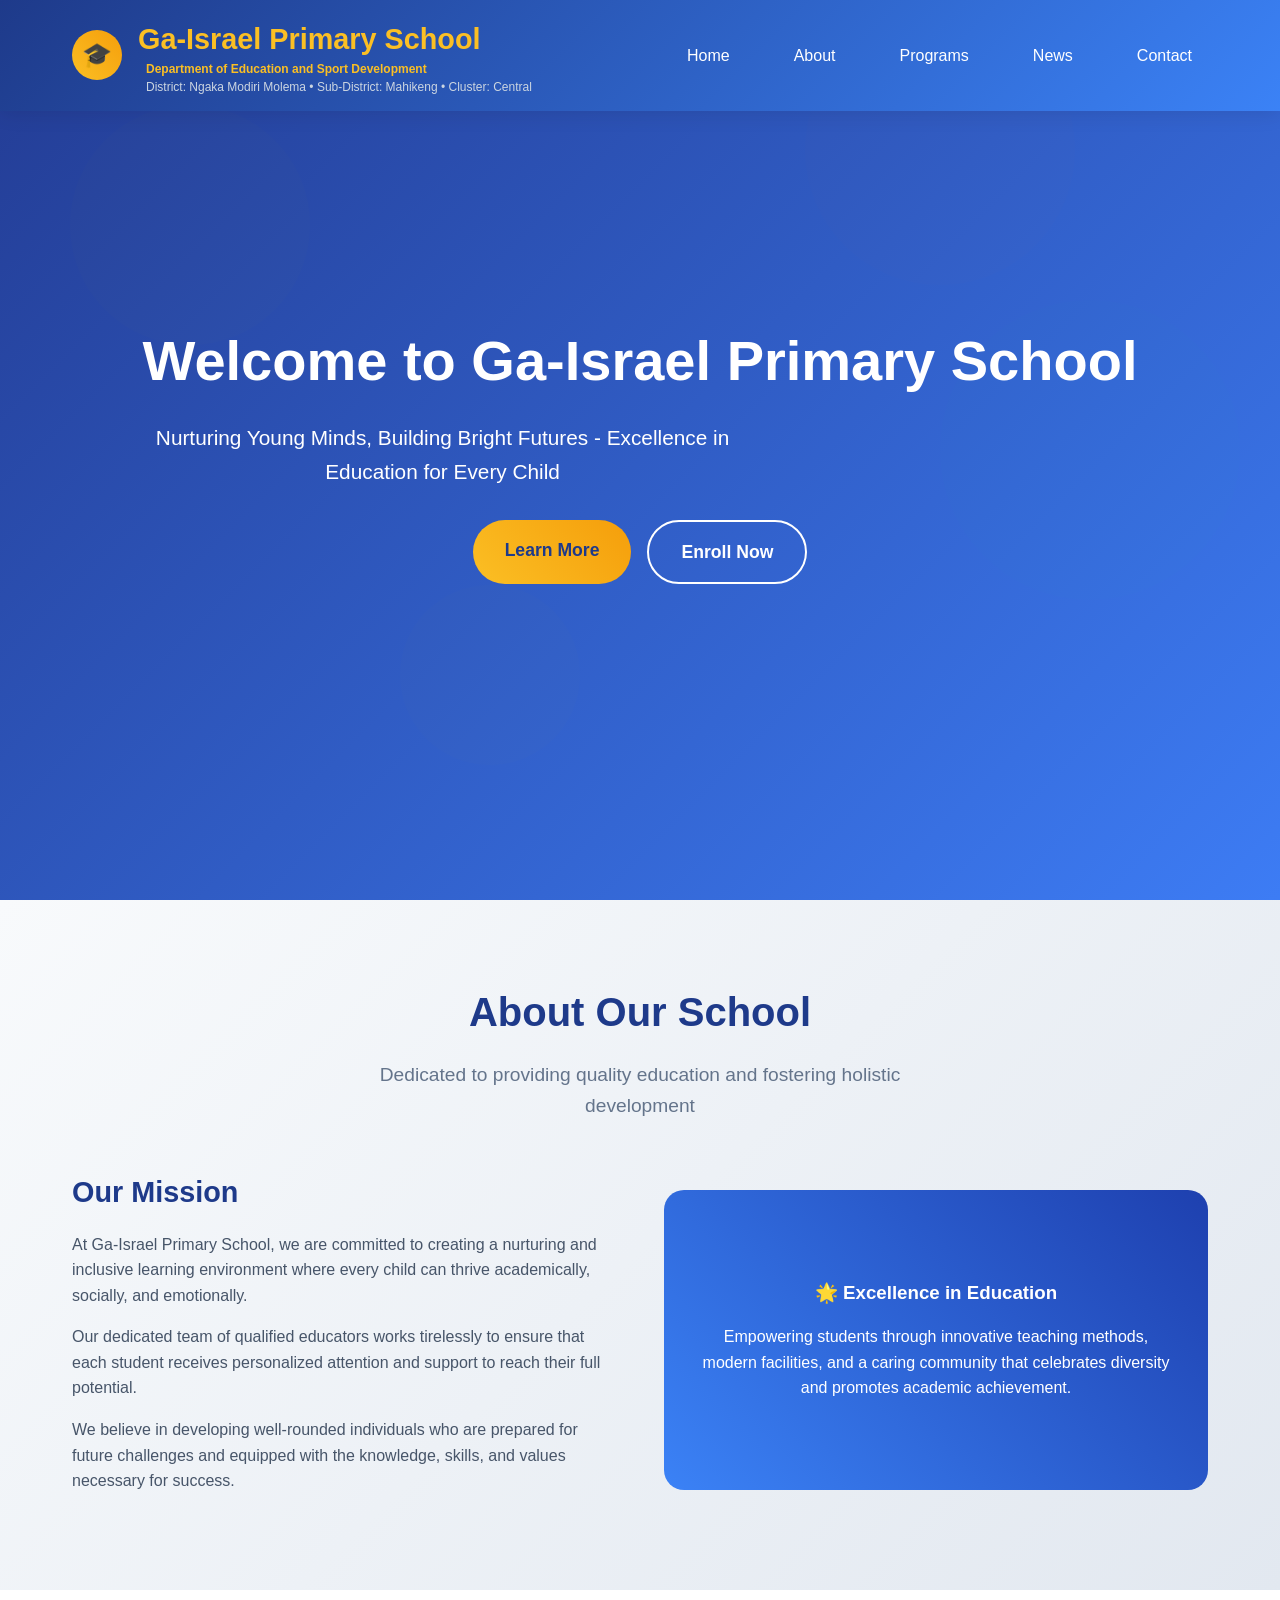
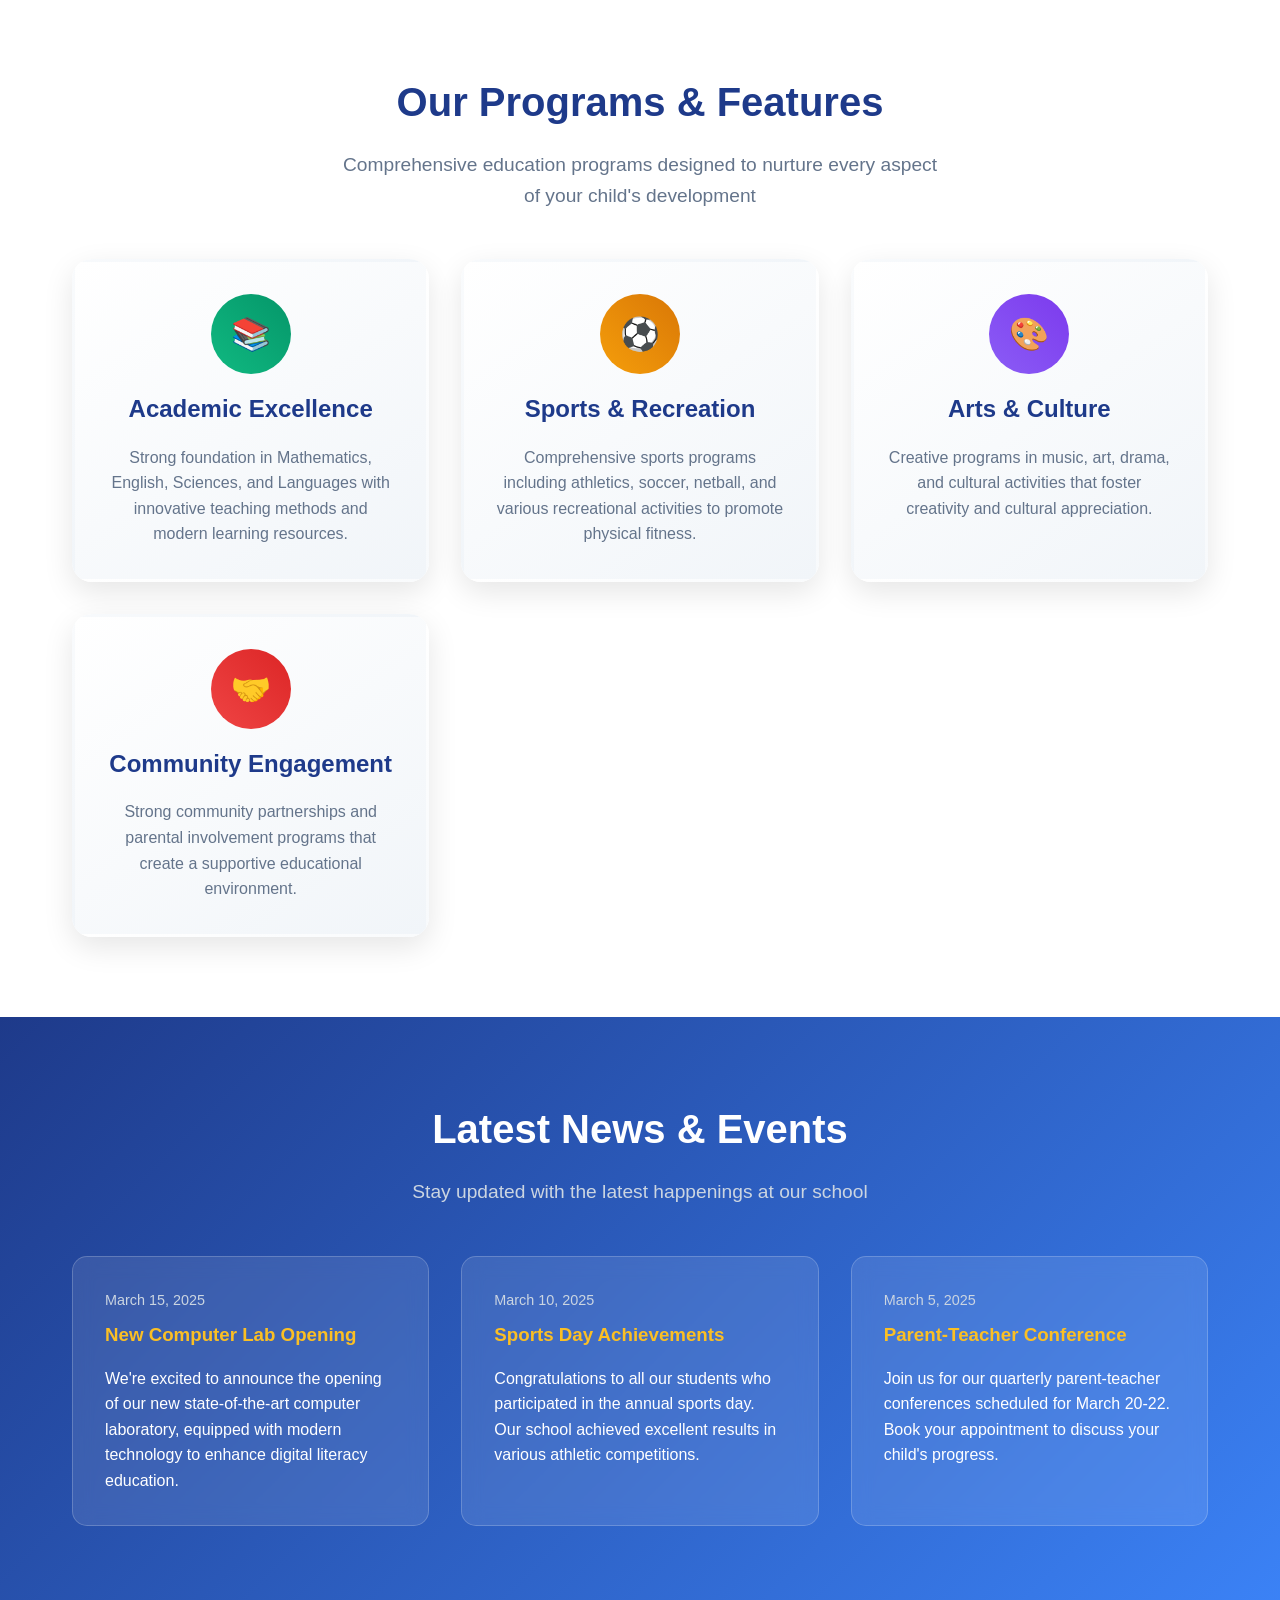
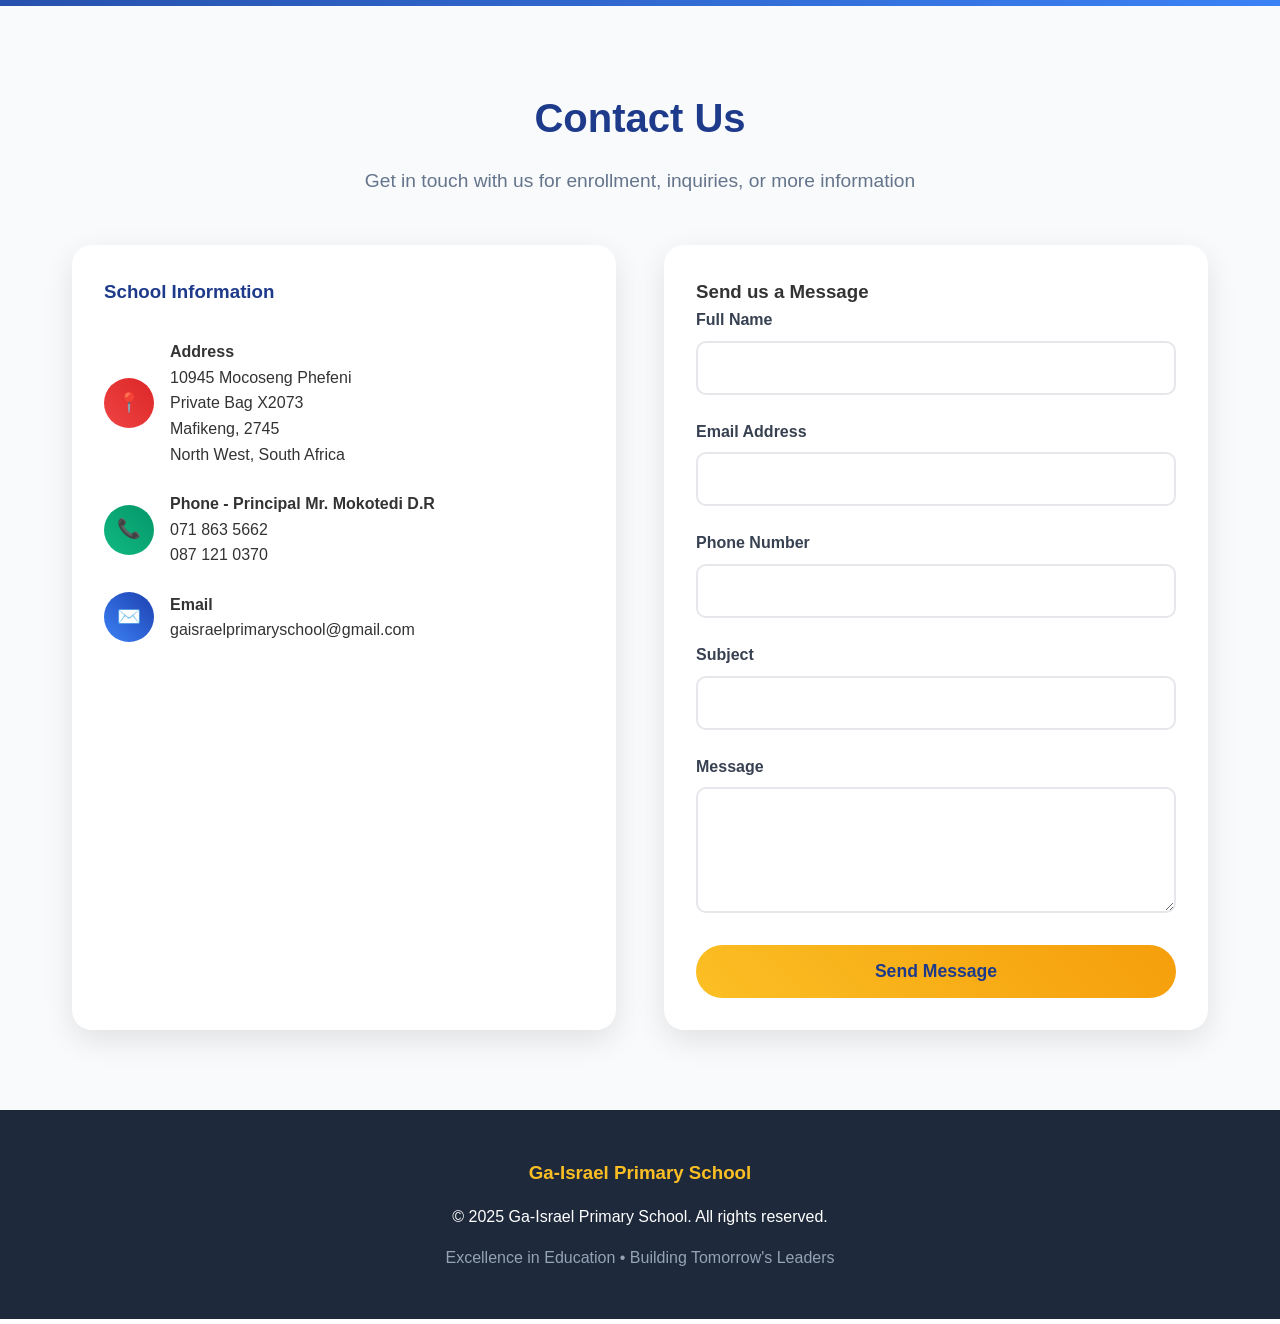
<file: ga_israel_school_website latest.html>
<!DOCTYPE html>
<html lang="en">
<head>
    <meta charset="UTF-8">
    <meta name="viewport" content="width=device-width, initial-scale=1.0">
    <title>Ga-Israel Primary School - Excellence in Education</title>
    <style>
        * {
            margin: 0;
            padding: 0;
            box-sizing: border-box;
        }

        body {
            font-family: 'Segoe UI', Tahoma, Geneva, Verdana, sans-serif;
            line-height: 1.6;
            color: #333;
            overflow-x: hidden;
        }

        /* Header & Navigation */
        .header {
            background: linear-gradient(135deg, #1e3a8a, #3b82f6);
            color: white;
            padding: 1rem 0;
            position: fixed;
            width: 100%;
            top: 0;
            z-index: 1000;
            box-shadow: 0 2px 20px rgba(0,0,0,0.1);
            transition: all 0.3s ease;
        }

        .nav-container {
            max-width: 1200px;
            margin: 0 auto;
            padding: 0 2rem;
            display: flex;
            justify-content: space-between;
            align-items: center;
        }

        .logo {
            display: flex;
            align-items: center;
            gap: 1rem;
        }

        .logo h1 {
            font-size: 1.8rem;
            font-weight: 700;
            color: #fbbf24;
        }

        .school-info {
            display: flex;
            flex-direction: column;
            font-size: 0.75rem;
            line-height: 1.2;
            color: #cbd5e1;
            margin-left: 0.5rem;
        }

        .school-info .dept {
            font-weight: 600;
            color: #fbbf24;
        }

        .school-info .location {
            margin-top: 0.25rem;
        }

        .school-icon {
            width: 50px;
            height: 50px;
            background: linear-gradient(45deg, #fbbf24, #f59e0b);
            border-radius: 50%;
            display: flex;
            align-items: center;
            justify-content: center;
            font-size: 1.5rem;
            animation: float 3s ease-in-out infinite;
        }

        @keyframes float {
            0%, 100% { transform: translateY(0px); }
            50% { transform: translateY(-10px); }
        }

        .nav-menu {
            display: flex;
            list-style: none;
            gap: 2rem;
        }

        .nav-menu li a {
            color: white;
            text-decoration: none;
            transition: all 0.3s ease;
            padding: 0.5rem 1rem;
            border-radius: 25px;
            position: relative;
        }

        .nav-menu li a:hover {
            background: rgba(255,255,255,0.2);
            transform: translateY(-2px);
        }

        .mobile-menu {
            display: none;
            flex-direction: column;
            cursor: pointer;
        }

        .mobile-menu span {
            width: 25px;
            height: 3px;
            background: white;
            margin: 3px 0;
            transition: 0.3s;
        }

        /* Hero Section */
        .hero {
            background: linear-gradient(135deg, rgba(30, 58, 138, 0.9), rgba(59, 130, 246, 0.9)), url('data:image/svg+xml,<svg xmlns="http://www.w3.org/2000/svg" viewBox="0 0 1000 600"><rect fill="%234f46e5" width="1000" height="600"/><g fill-opacity="0.1"><circle fill="%23fbbf24" cx="200" cy="150" r="80"/><circle fill="%2310b981" cx="800" cy="300" r="100"/><circle fill="%23f59e0b" cx="400" cy="450" r="60"/><circle fill="%23ef4444" cx="700" cy="100" r="90"/></g></svg>');
            background-size: cover;
            background-position: center;
            height: 100vh;
            display: flex;
            align-items: center;
            justify-content: center;
            text-align: center;
            color: white;
            position: relative;
        }

        .hero-content h1 {
            font-size: 3.5rem;
            margin-bottom: 1rem;
            animation: slideInDown 1s ease;
        }

        .hero-content p {
            font-size: 1.3rem;
            margin-bottom: 2rem;
            max-width: 600px;
            animation: slideInUp 1s ease 0.3s both;
        }

        .cta-buttons {
            display: flex;
            gap: 1rem;
            justify-content: center;
            flex-wrap: wrap;
            animation: slideInUp 1s ease 0.6s both;
        }

        .btn {
            padding: 1rem 2rem;
            border: none;
            border-radius: 50px;
            font-size: 1.1rem;
            font-weight: 600;
            cursor: pointer;
            transition: all 0.3s ease;
            text-decoration: none;
            display: inline-block;
        }

        .btn-primary {
            background: linear-gradient(45deg, #fbbf24, #f59e0b);
            color: #1e3a8a;
        }

        .btn-secondary {
            background: transparent;
            color: white;
            border: 2px solid white;
        }

        .btn:hover {
            transform: translateY(-3px);
            box-shadow: 0 10px 30px rgba(0,0,0,0.3);
        }

        /* About Section */
        .about {
            padding: 5rem 0;
            background: linear-gradient(135deg, #f8fafc, #e2e8f0);
        }

        .container {
            max-width: 1200px;
            margin: 0 auto;
            padding: 0 2rem;
        }

        .section-title {
            text-align: center;
            margin-bottom: 3rem;
        }

        .section-title h2 {
            font-size: 2.5rem;
            color: #1e3a8a;
            margin-bottom: 1rem;
        }

        .section-title p {
            font-size: 1.2rem;
            color: #64748b;
            max-width: 600px;
            margin: 0 auto;
        }

        .about-grid {
            display: grid;
            grid-template-columns: 1fr 1fr;
            gap: 3rem;
            align-items: center;
        }

        .about-text h3 {
            font-size: 1.8rem;
            color: #1e3a8a;
            margin-bottom: 1rem;
        }

        .about-text p {
            margin-bottom: 1rem;
            color: #475569;
        }

        .about-image {
            background: linear-gradient(45deg, #3b82f6, #1e40af);
            border-radius: 20px;
            padding: 2rem;
            text-align: center;
            color: white;
            min-height: 300px;
            display: flex;
            align-items: center;
            justify-content: center;
        }

        /* Features Section */
        .features {
            padding: 5rem 0;
            background: white;
        }

        .features-grid {
            display: grid;
            grid-template-columns: repeat(auto-fit, minmax(300px, 1fr));
            gap: 2rem;
        }

        .feature-card {
            background: linear-gradient(145deg, #ffffff, #f1f5f9);
            border-radius: 20px;
            padding: 2rem;
            text-align: center;
            box-shadow: 0 10px 30px rgba(0,0,0,0.1);
            transition: all 0.3s ease;
            border: 3px solid transparent;
        }

        .feature-card:hover {
            transform: translateY(-10px);
            border-color: #3b82f6;
            box-shadow: 0 20px 50px rgba(0,0,0,0.2);
        }

        .feature-icon {
            width: 80px;
            height: 80px;
            margin: 0 auto 1rem;
            border-radius: 50%;
            display: flex;
            align-items: center;
            justify-content: center;
            font-size: 2rem;
            margin-bottom: 1rem;
        }

        .feature-icon.academics {
            background: linear-gradient(45deg, #10b981, #059669);
        }

        .feature-icon.sports {
            background: linear-gradient(45deg, #f59e0b, #d97706);
        }

        .feature-icon.arts {
            background: linear-gradient(45deg, #8b5cf6, #7c3aed);
        }

        .feature-icon.community {
            background: linear-gradient(45deg, #ef4444, #dc2626);
        }

        .feature-card h3 {
            font-size: 1.5rem;
            margin-bottom: 1rem;
            color: #1e3a8a;
        }

        .feature-card p {
            color: #64748b;
        }

        /* News Section */
        .news {
            padding: 5rem 0;
            background: linear-gradient(135deg, #1e3a8a, #3b82f6);
            color: white;
        }

        .news-grid {
            display: grid;
            grid-template-columns: repeat(auto-fit, minmax(350px, 1fr));
            gap: 2rem;
        }

        .news-card {
            background: rgba(255,255,255,0.1);
            border-radius: 15px;
            padding: 2rem;
            backdrop-filter: blur(10px);
            border: 1px solid rgba(255,255,255,0.2);
            transition: all 0.3s ease;
        }

        .news-card:hover {
            transform: translateY(-5px);
            background: rgba(255,255,255,0.15);
        }

        .news-card h3 {
            margin-bottom: 1rem;
            color: #fbbf24;
        }

        .news-date {
            color: #cbd5e1;
            font-size: 0.9rem;
            margin-bottom: 0.5rem;
        }

        /* Contact Section */
        .contact {
            padding: 5rem 0;
            background: #f8fafc;
        }

        .contact-grid {
            display: grid;
            grid-template-columns: 1fr 1fr;
            gap: 3rem;
        }

        .contact-info {
            background: white;
            border-radius: 20px;
            padding: 2rem;
            box-shadow: 0 10px 30px rgba(0,0,0,0.1);
        }

        .contact-info h3 {
            color: #1e3a8a;
            margin-bottom: 2rem;
        }

        .contact-item {
            display: flex;
            align-items: center;
            gap: 1rem;
            margin-bottom: 1.5rem;
        }

        .contact-icon {
            width: 50px;
            height: 50px;
            border-radius: 50%;
            display: flex;
            align-items: center;
            justify-content: center;
            color: white;
            font-size: 1.2rem;
        }

        .contact-icon.location {
            background: linear-gradient(45deg, #ef4444, #dc2626);
        }

        .contact-icon.phone {
            background: linear-gradient(45deg, #10b981, #059669);
        }

        .contact-icon.email {
            background: linear-gradient(45deg, #3b82f6, #1e40af);
        }

        .contact-form {
            background: white;
            border-radius: 20px;
            padding: 2rem;
            box-shadow: 0 10px 30px rgba(0,0,0,0.1);
        }

        .form-group {
            margin-bottom: 1.5rem;
        }

        .form-group label {
            display: block;
            margin-bottom: 0.5rem;
            color: #374151;
            font-weight: 600;
        }

        .form-group input,
        .form-group textarea {
            width: 100%;
            padding: 1rem;
            border: 2px solid #e5e7eb;
            border-radius: 10px;
            font-size: 1rem;
            transition: all 0.3s ease;
        }

        .form-group input:focus,
        .form-group textarea:focus {
            outline: none;
            border-color: #3b82f6;
            box-shadow: 0 0 0 3px rgba(59, 130, 246, 0.1);
        }

        /* Footer */
        .footer {
            background: #1e293b;
            color: white;
            text-align: center;
            padding: 3rem 0;
        }

        .footer h3 {
            color: #fbbf24;
            margin-bottom: 1rem;
        }

        /* Animations */
        @keyframes slideInDown {
            from {
                opacity: 0;
                transform: translate3d(0, -100%, 0);
            }
            to {
                opacity: 1;
                transform: translate3d(0, 0, 0);
            }
        }

        @keyframes slideInUp {
            from {
                opacity: 0;
                transform: translate3d(0, 100%, 0);
            }
            to {
                opacity: 1;
                transform: translate3d(0, 0, 0);
            }
        }

        /* Responsive Design */
        @media (max-width: 768px) {
            .nav-menu {
                display: none;
                position: absolute;
                top: 100%;
                left: 0;
                width: 100%;
                background: #1e3a8a;
                flex-direction: column;
                padding: 1rem 0;
            }

            .nav-menu.active {
                display: flex;
            }

            .mobile-menu {
                display: flex;
            }

            .school-info {
                display: none;
            }

            .hero-content h1 {
                font-size: 2.5rem;
            }

            .about-grid,
            .contact-grid {
                grid-template-columns: 1fr;
            }

            .cta-buttons {
                flex-direction: column;
                align-items: center;
            }

            .btn {
                width: 80%;
                max-width: 300px;
            }
        }
    </style>
</head>
<body>
    <!-- Header -->
    <header class="header">
        <nav class="nav-container">
            <div class="logo">
                <div class="school-icon">🎓</div>
                <div>
                    <h1>Ga-Israel Primary School</h1>
                    <div class="school-info">
                        <div class="dept">Department of Education and Sport Development</div>
                        <div class="location">District: Ngaka Modiri Molema • Sub-District: Mahikeng • Cluster: Central</div>
                    </div>
                </div>
            </div>
            <ul class="nav-menu" id="navMenu">
                <li><a href="#home">Home</a></li>
                <li><a href="#about">About</a></li>
                <li><a href="#programs">Programs</a></li>
                <li><a href="#news">News</a></li>
                <li><a href="#contact">Contact</a></li>
            </ul>
            <div class="mobile-menu" onclick="toggleMobileMenu()">
                <span></span>
                <span></span>
                <span></span>
            </div>
        </nav>
    </header>

    <!-- Hero Section -->
    <section id="home" class="hero">
        <div class="hero-content">
            <h1>Welcome to Ga-Israel Primary School</h1>
            <p>Nurturing Young Minds, Building Bright Futures - Excellence in Education for Every Child</p>
            <div class="cta-buttons">
                <a href="#about" class="btn btn-primary">Learn More</a>
                <a href="#contact" class="btn btn-secondary">Enroll Now</a>
            </div>
        </div>
    </section>

    <!-- About Section -->
    <section id="about" class="about">
        <div class="container">
            <div class="section-title">
                <h2>About Our School</h2>
                <p>Dedicated to providing quality education and fostering holistic development</p>
            </div>
            <div class="about-grid">
                <div class="about-text">
                    <h3>Our Mission</h3>
                    <p>At Ga-Israel Primary School, we are committed to creating a nurturing and inclusive learning environment where every child can thrive academically, socially, and emotionally.</p>
                    <p>Our dedicated team of qualified educators works tirelessly to ensure that each student receives personalized attention and support to reach their full potential.</p>
                    <p>We believe in developing well-rounded individuals who are prepared for future challenges and equipped with the knowledge, skills, and values necessary for success.</p>
                </div>
                <div class="about-image">
                    <div>
                        <h3 style="margin-bottom: 1rem;">🌟 Excellence in Education</h3>
                        <p>Empowering students through innovative teaching methods, modern facilities, and a caring community that celebrates diversity and promotes academic achievement.</p>
                    </div>
                </div>
            </div>
        </div>
    </section>

    <!-- Features Section -->
    <section id="programs" class="features">
        <div class="container">
            <div class="section-title">
                <h2>Our Programs & Features</h2>
                <p>Comprehensive education programs designed to nurture every aspect of your child's development</p>
            </div>
            <div class="features-grid">
                <div class="feature-card">
                    <div class="feature-icon academics">📚</div>
                    <h3>Academic Excellence</h3>
                    <p>Strong foundation in Mathematics, English, Sciences, and Languages with innovative teaching methods and modern learning resources.</p>
                </div>
                <div class="feature-card">
                    <div class="feature-icon sports">⚽</div>
                    <h3>Sports & Recreation</h3>
                    <p>Comprehensive sports programs including athletics, soccer, netball, and various recreational activities to promote physical fitness.</p>
                </div>
                <div class="feature-card">
                    <div class="feature-icon arts">🎨</div>
                    <h3>Arts & Culture</h3>
                    <p>Creative programs in music, art, drama, and cultural activities that foster creativity and cultural appreciation.</p>
                </div>
                <div class="feature-card">
                    <div class="feature-icon community">🤝</div>
                    <h3>Community Engagement</h3>
                    <p>Strong community partnerships and parental involvement programs that create a supportive educational environment.</p>
                </div>
            </div>
        </div>
    </section>

    <!-- News Section -->
    <section id="news" class="news">
        <div class="container">
            <div class="section-title">
                <h2 style="color: white;">Latest News & Events</h2>
                <p style="color: #cbd5e1;">Stay updated with the latest happenings at our school</p>
            </div>
            <div class="news-grid">
                <div class="news-card">
                    <div class="news-date">March 15, 2025</div>
                    <h3>New Computer Lab Opening</h3>
                    <p>We're excited to announce the opening of our new state-of-the-art computer laboratory, equipped with modern technology to enhance digital literacy education.</p>
                </div>
                <div class="news-card">
                    <div class="news-date">March 10, 2025</div>
                    <h3>Sports Day Achievements</h3>
                    <p>Congratulations to all our students who participated in the annual sports day. Our school achieved excellent results in various athletic competitions.</p>
                </div>
                <div class="news-card">
                    <div class="news-date">March 5, 2025</div>
                    <h3>Parent-Teacher Conference</h3>
                    <p>Join us for our quarterly parent-teacher conferences scheduled for March 20-22. Book your appointment to discuss your child's progress.</p>
                </div>
            </div>
        </div>
    </section>

    <!-- Contact Section -->
    <section id="contact" class="contact">
        <div class="container">
            <div class="section-title">
                <h2>Contact Us</h2>
                <p>Get in touch with us for enrollment, inquiries, or more information</p>
            </div>
            <div class="contact-grid">
                <div class="contact-info">
                    <h3>School Information</h3>
                    <div class="contact-item">
                        <div class="contact-icon location">📍</div>
                        <div>
                            <h4>Address</h4>
                            <p>10945 Mocoseng Phefeni<br>Private Bag X2073<br>Mafikeng, 2745<br>North West, South Africa</p>
                        </div>
                    </div>
                    <div class="contact-item">
                        <div class="contact-icon phone">📞</div>
                        <div>
                            <h4>Phone - Principal Mr. Mokotedi D.R</h4>
                            <p>071 863 5662<br>087 121 0370</p>
                        </div>
                    </div>
                    <div class="contact-item">
                        <div class="contact-icon email">✉️</div>
                        <div>
                            <h4>Email</h4>
                            <p>gaisraelprimaryschool@gmail.com</p>
                        </div>
                    </div>
                </div>
                <div class="contact-form">
                    <h3>Send us a Message</h3>
                    <form>
                        <div class="form-group">
                            <label for="name">Full Name</label>
                            <input type="text" id="name" name="name" required>
                        </div>
                        <div class="form-group">
                            <label for="email">Email Address</label>
                            <input type="email" id="email" name="email" required>
                        </div>
                        <div class="form-group">
                            <label for="phone">Phone Number</label>
                            <input type="tel" id="phone" name="phone">
                        </div>
                        <div class="form-group">
                            <label for="subject">Subject</label>
                            <input type="text" id="subject" name="subject" required>
                        </div>
                        <div class="form-group">
                            <label for="message">Message</label>
                            <textarea id="message" name="message" rows="5" required></textarea>
                        </div>
                        <button type="submit" class="btn btn-primary" style="width: 100%;">Send Message</button>
                    </form>
                </div>
            </div>
        </div>
    </section>

    <!-- Footer -->
    <footer class="footer">
        <div class="container">
            <h3>Ga-Israel Primary School</h3>
            <p>&copy; 2025 Ga-Israel Primary School. All rights reserved.</p>
            <p style="margin-top: 1rem; color: #94a3b8;">Excellence in Education • Building Tomorrow's Leaders</p>
        </div>
    </footer>

    <script>
        // Mobile menu toggle
        function toggleMobileMenu() {
            const navMenu = document.getElementById('navMenu');
            navMenu.classList.toggle('active');
        }

        // Smooth scrolling for navigation links
        document.querySelectorAll('a[href^="#"]').forEach(anchor => {
            anchor.addEventListener('click', function (e) {
                e.preventDefault();
                const target = document.querySelector(this.getAttribute('href'));
                if (target) {
                    target.scrollIntoView({
                        behavior: 'smooth',
                        block: 'start'
                    });
                }
                // Close mobile menu if open
                document.getElementById('navMenu').classList.remove('active');
            });
        });

        // Header scroll effect
        window.addEventListener('scroll', function() {
            const header = document.querySelector('.header');
            if (window.scrollY > 100) {
                header.style.background = 'linear-gradient(135deg, #1e3a8a, #3b82f6)';
                header.style.boxShadow = '0 2px 20px rgba(0,0,0,0.2)';
            } else {
                header.style.background = 'linear-gradient(135deg, #1e3a8a, #3b82f6)';
                header.style.boxShadow = '0 2px 20px rgba(0,0,0,0.1)';
            }
        });

        // Form submission
        document.querySelector('form').addEventListener('submit', function(e) {
            e.preventDefault();
            alert('Thank you for your message! We will get back to you soon.');
            this.reset();
        });

        // Intersection Observer for animations
        const observerOptions = {
            threshold: 0.1,
            rootMargin: '0px 0px -50px 0px'
        };

        const observer = new IntersectionObserver(function(entries) {
            entries.forEach(entry => {
                if (entry.isIntersecting) {
                    entry.target.style.opacity = '1';
                    entry.target.style.transform = 'translateY(0)';
                }
            });
        }, observerOptions);

        // Observe all feature cards and news cards
        document.querySelectorAll('.feature-card, .news-card').forEach(card => {
            card.style.opacity = '0';
            card.style.transform = 'translateY(30px)';
            card.style.transition = 'opacity 0.6s ease, transform 0.6s ease';
            observer.observe(card);
        });
    </script>
</body>
</html>
</file>
